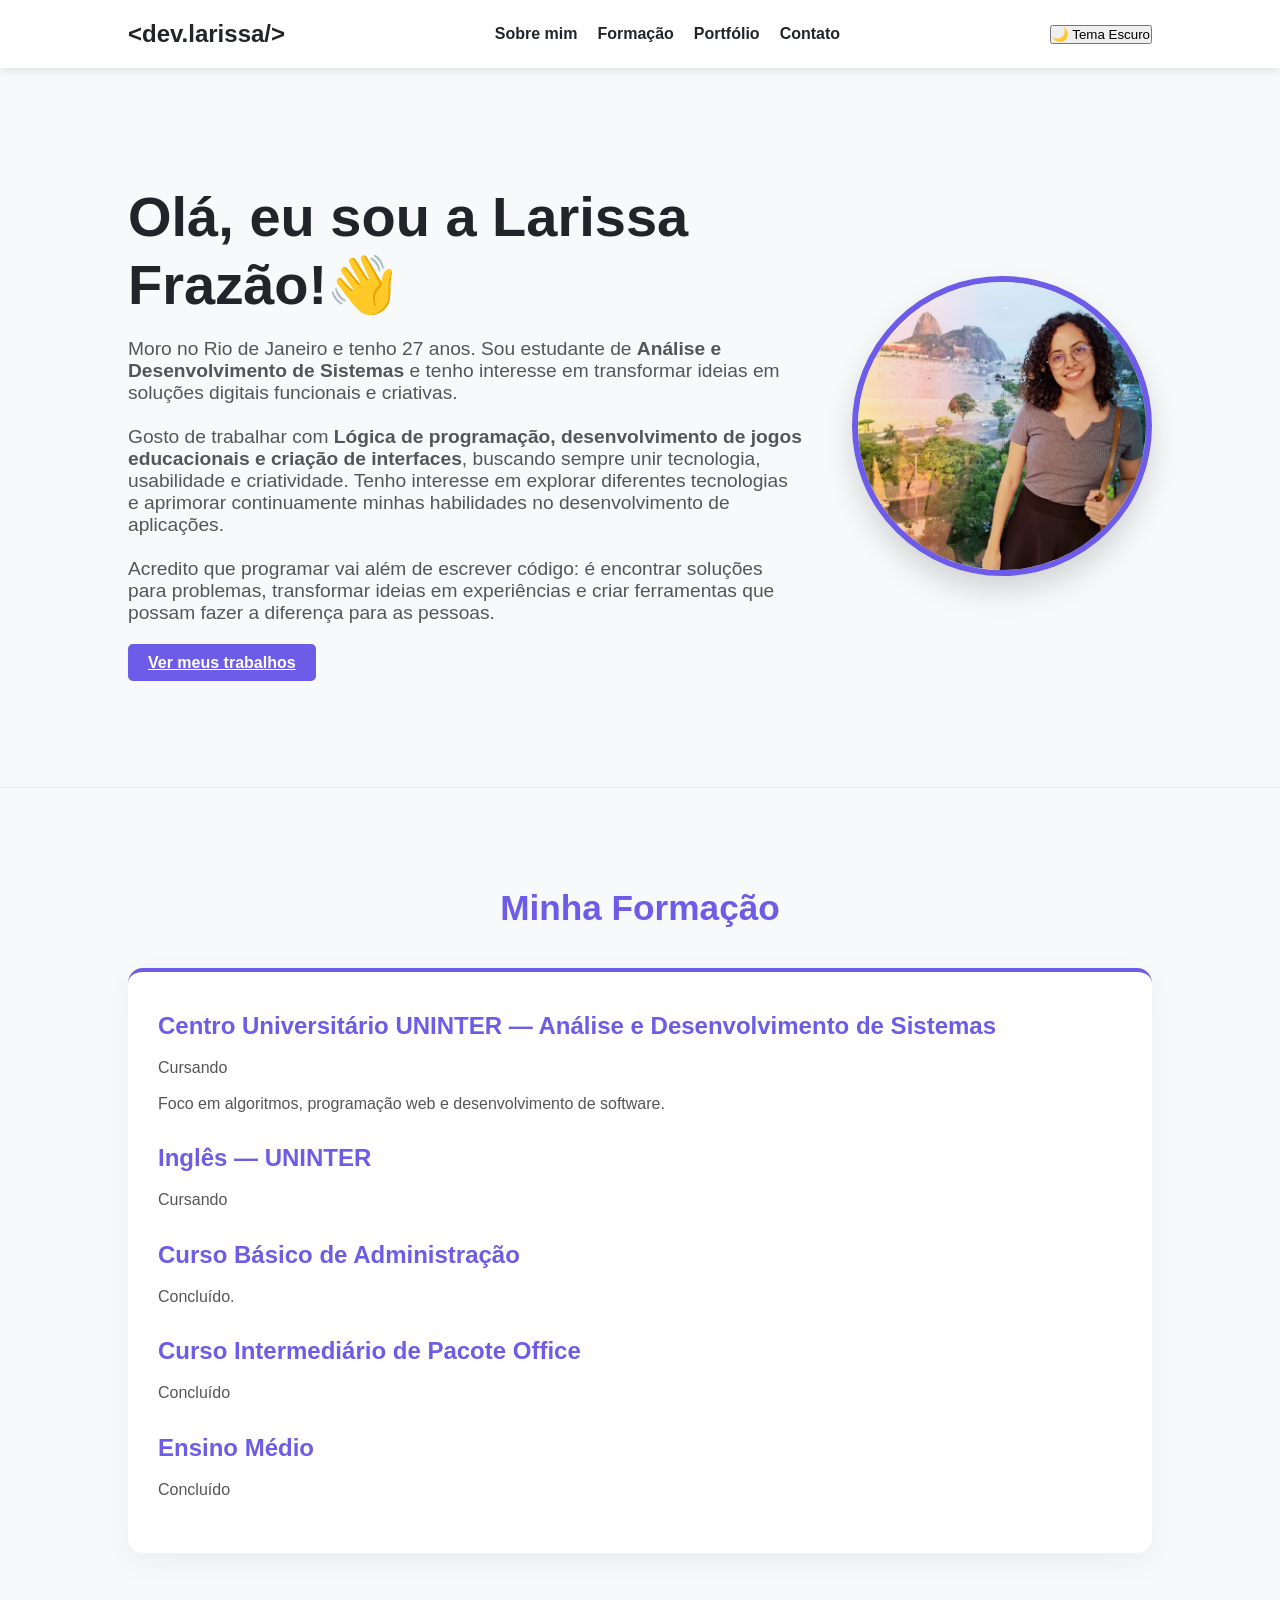
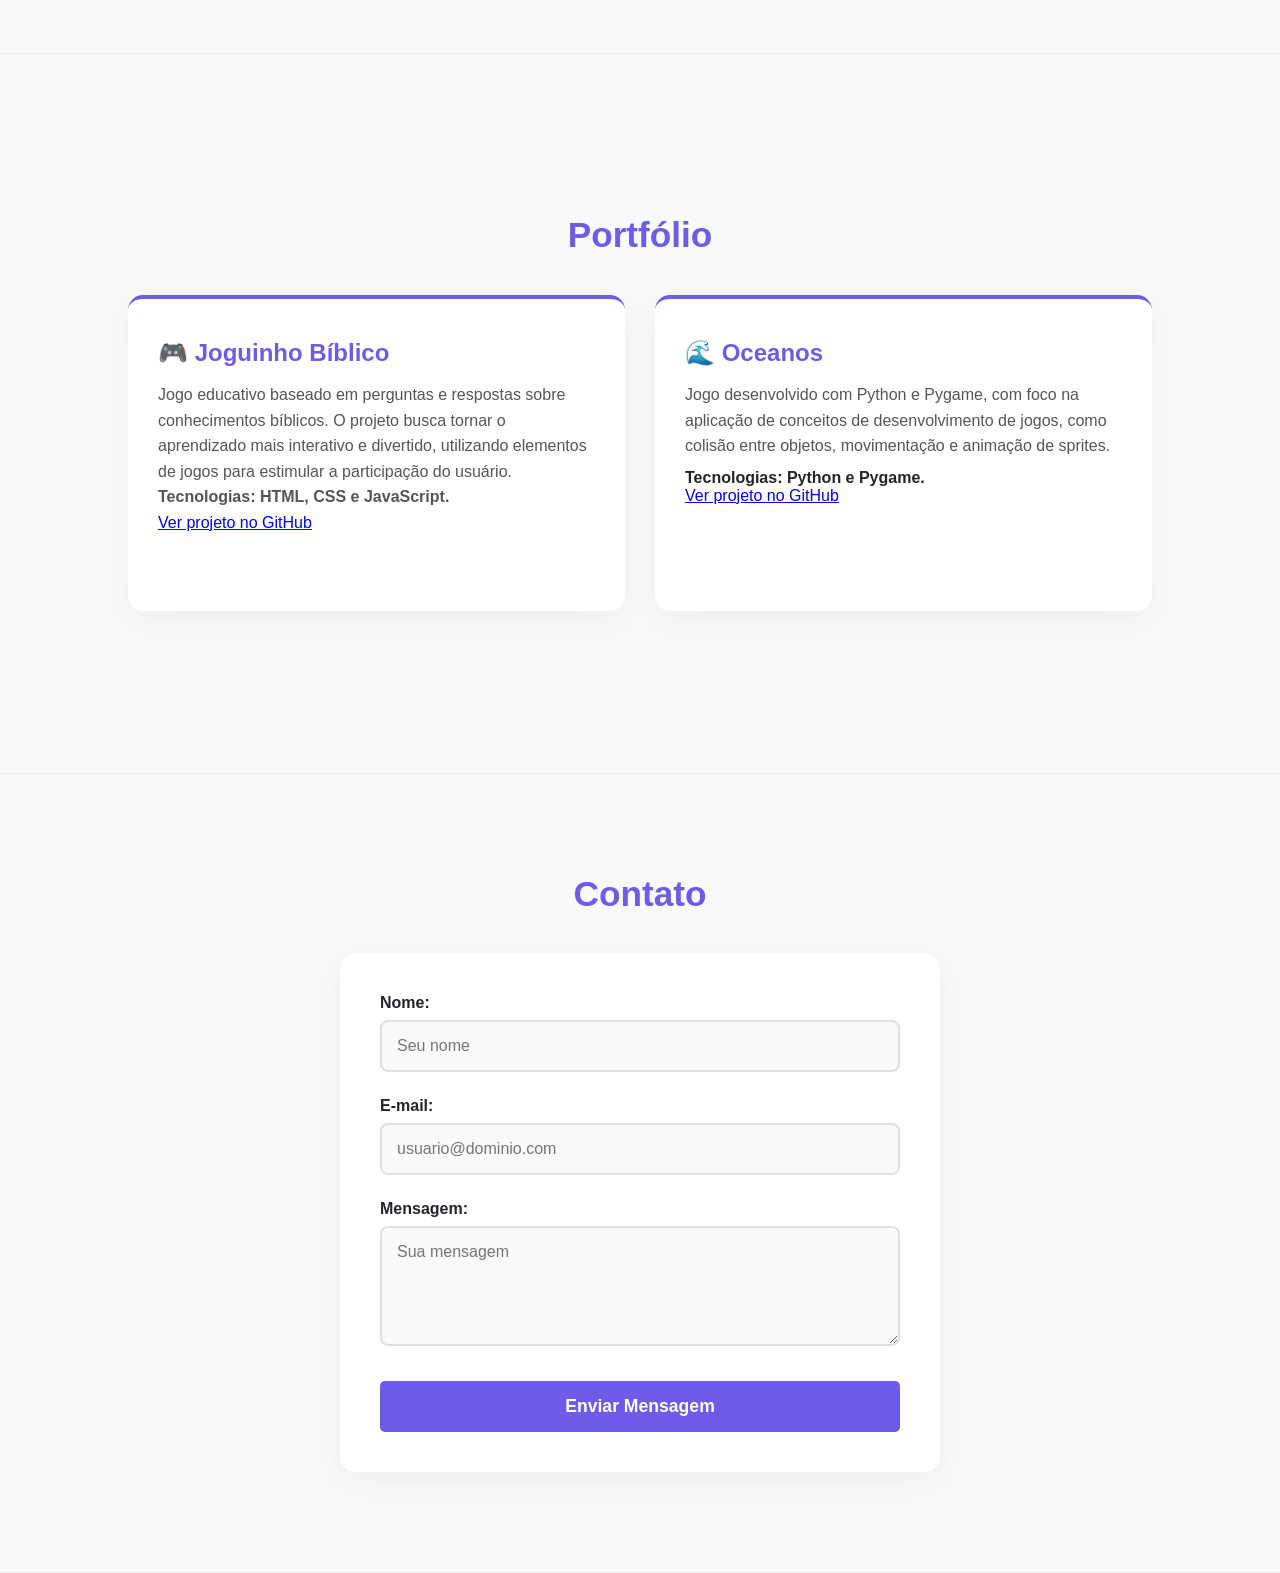
<file: index.html>
<!DOCTYPE html>
<html lang="pt-BR">
<head>
    <!-- Configurações básicas e link para o CSS -->
    <meta charset="UTF-8">
    <meta name="viewport" content="width=device-width, initial-scale=1.0">
    <title>Larissa | Portfólio</title>
    <link rel="stylesheet" href="style.css">
</head>
<body>
    <!-- Menu fixo no topo com navegação por âncoras -->
    <header>
        <nav>
            <h2>&lt;dev.larissa/&gt;</h2>
            <ul>
                <li><a href="#sobre">Sobre mim</a></li>
                <li><a href="#formacao">Formação</a></li>
                <li><a href="#portfolio">Portfólio</a></li>
                <li><a href="#contato">Contato</a></li>
            </ul>
            <button id="theme-toggle">🌙 Tema Escuro</button>
        </nav>
    </header>

    <main>
        <!-- Seção 1: Sobre mim -->
        <section id="sobre" class="hero">
            <div class="hero-text">
                <h1>Olá, eu sou a Larissa Frazão!👋</h1>
                <p>

Moro no Rio de Janeiro e tenho 27 anos. Sou estudante de <strong>Análise e Desenvolvimento de Sistemas</strong> e tenho interesse em transformar ideias em soluções digitais funcionais e criativas.<br>
<br>
Gosto de trabalhar com <strong>Lógica de programação, desenvolvimento de jogos educacionais e criação de interfaces</strong>, buscando sempre unir tecnologia, usabilidade e criatividade. Tenho interesse em explorar diferentes tecnologias e aprimorar continuamente minhas habilidades no desenvolvimento de aplicações.<br>
<br>
Acredito que programar vai além de escrever código: é encontrar soluções para problemas, transformar ideias em experiências e criar ferramentas que possam fazer a diferença para as pessoas.
</p>
                <!-- Botão opcional para chamar para a ação -->
                <a href="#portfolio" class="btn">Ver meus trabalhos</a>
            </div>
            <div class="hero-img">
                <!-- Coloque o nome do arquivo da sua foto no atributo src -->
                <img src="minhafoto.jpg" alt="Foto de Larissa" class="profile-pic">
            </div>
        </section>
       

        <!-- Seção 2: Formação (Novo) -->
        <section id="formacao">
            <h2>Minha Formação</h2>
            <div class="card">
                <h3>Centro Universitário UNINTER — Análise e Desenvolvimento de Sistemas</h3>
                <p>Cursando</p>
                <p>Foco em algoritmos, programação web e desenvolvimento de software.</p>
                <br>
                <h3>Inglês — UNINTER</h3>
                <p>Cursando</p>
                <br>
                <h3>Curso Básico de Administração</h3>
                <p>Concluído.</p>
                <br>
                <h3>Curso Intermediário de Pacote Office</h3>
                <p>Concluído</p>
                <br>
                <h3>Ensino Médio</h3>
                <p>Concluído</p>

            </div>
        </section>

        <!-- Seção 3: Portfólio -->
        <section id="portfolio">
            <h2>Portfólio</h2>
            <div class="grid">
                <div class="card">
                    <h3>🎮 Joguinho Bíblico</h3>
                    <p>Jogo educativo baseado em perguntas e respostas sobre conhecimentos bíblicos. O projeto busca tornar o aprendizado mais interativo e divertido, utilizando elementos de jogos para estimular a participação do usuário.
                        <br>             
<strong> Tecnologias: HTML, CSS e JavaScript.</strong> 
    <br>
    <a href="https://larissafrazao.github.io/Perguntas-B-blicas/" target="_blank">
    Ver projeto no GitHub<br>
</a>
<br>
</p>
                </div>
                <div class="card">
                    <h3>🌊 Oceanos</h3>
                    <p>Jogo desenvolvido com Python e Pygame, com foco na aplicação de conceitos de desenvolvimento de jogos, como colisão entre objetos, movimentação e animação de sprites.</p>
                    <strong>Tecnologias: Python e Pygame.</strong>
                    <br>
                    <a href="https://github.com/Larissafrazao/Oceanos"target="_blank">
    Ver projeto no GitHub<br>
</a>
                    <br>
                </div>
            </div>
        </section>

        <!-- Seção 4: Contato com Formulário -->
        <section id="contato">
            <h2>Contato</h2>
            <!-- Formulário para simulação de envio -->
            <form id="form-contato">
                <div class="input-group">
                    <label for="nome">Nome:</label>
                    <input type="text" id="nome" placeholder="Seu nome">
                </div>
                
                <div class="input-group">
                    <label for="email">E-mail:</label>
                    <input type="email" id="email" placeholder="usuario@dominio.com">
                </div>

                <div class="input-group">
                    <label for="mensagem">Mensagem:</label>
                    <textarea id="mensagem" rows="4" placeholder="Sua mensagem"></textarea>
                </div>

                <button type="submit" class="btn">Enviar Mensagem</button>
            </form>
        </section>
    </main>

    <!-- Conexão com o arquivo JavaScript -->
    <script src="script.js"></script>
</body>
</html>
</file>
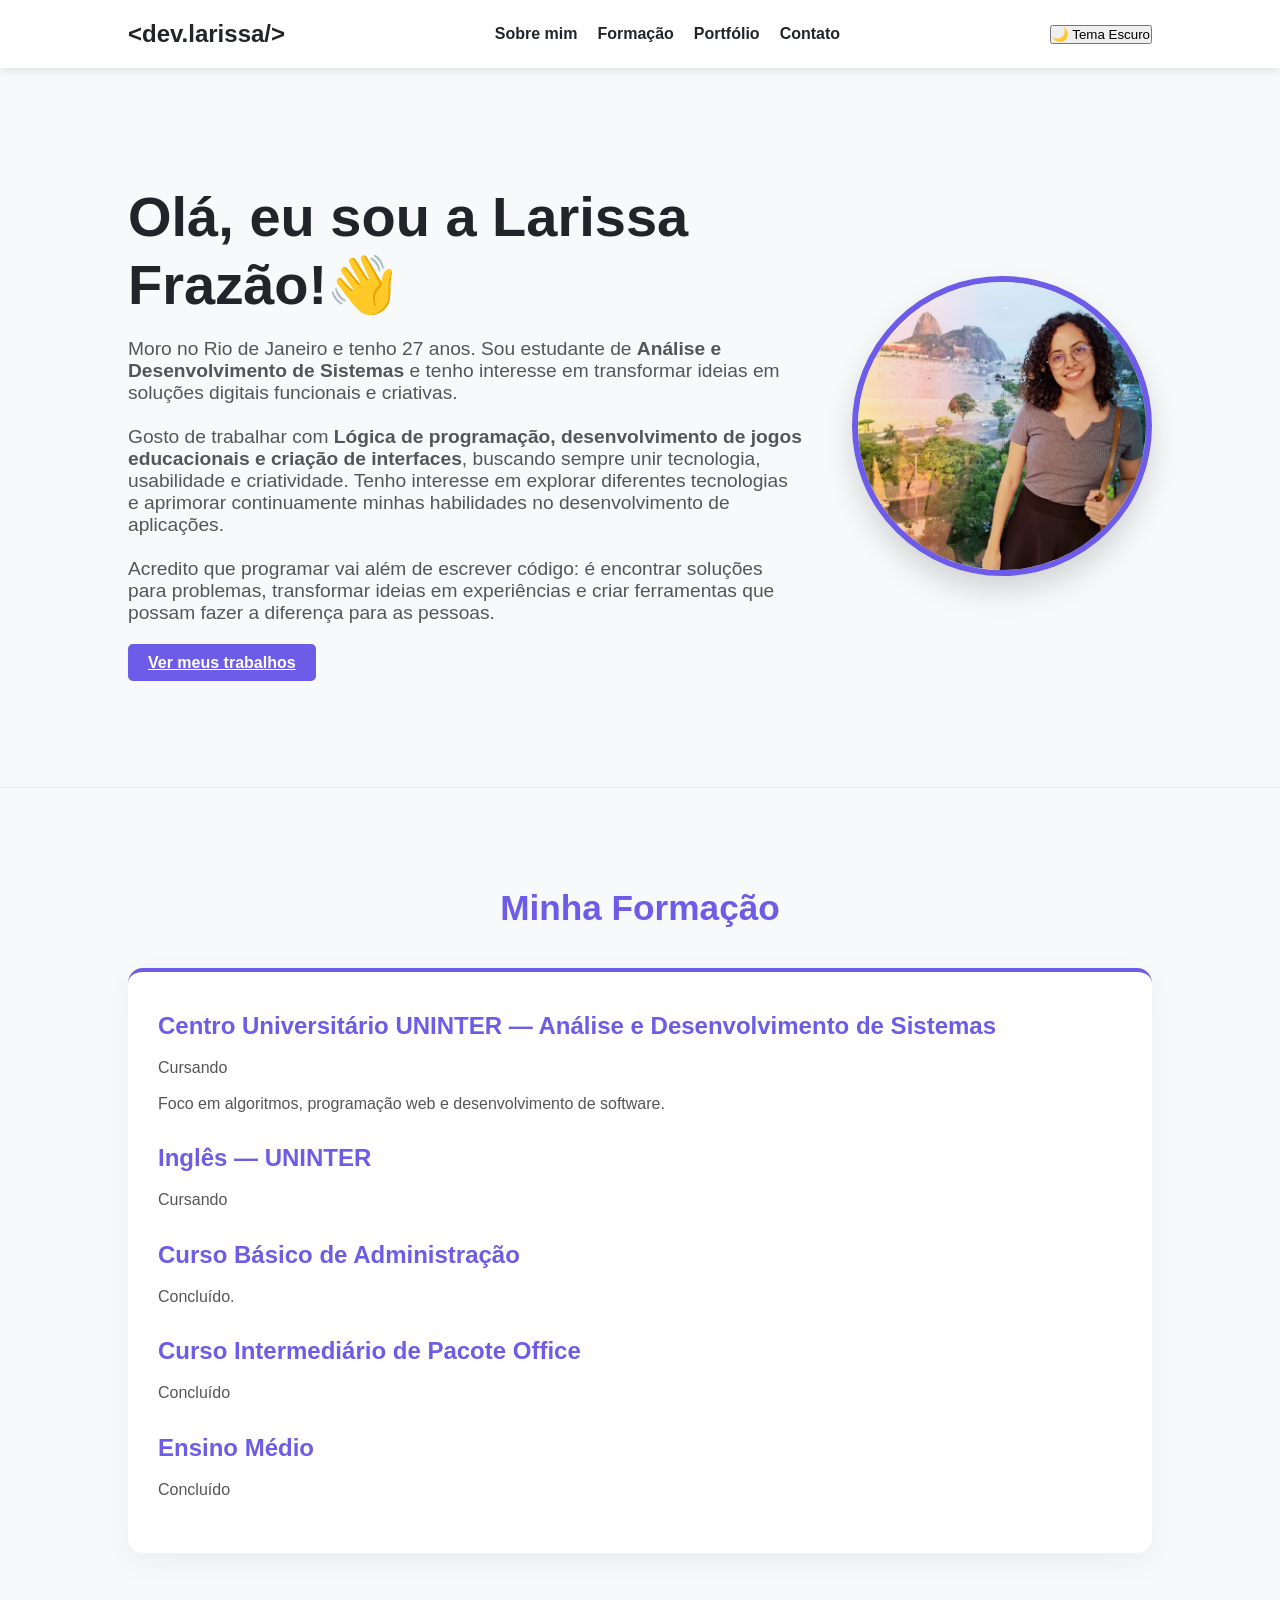
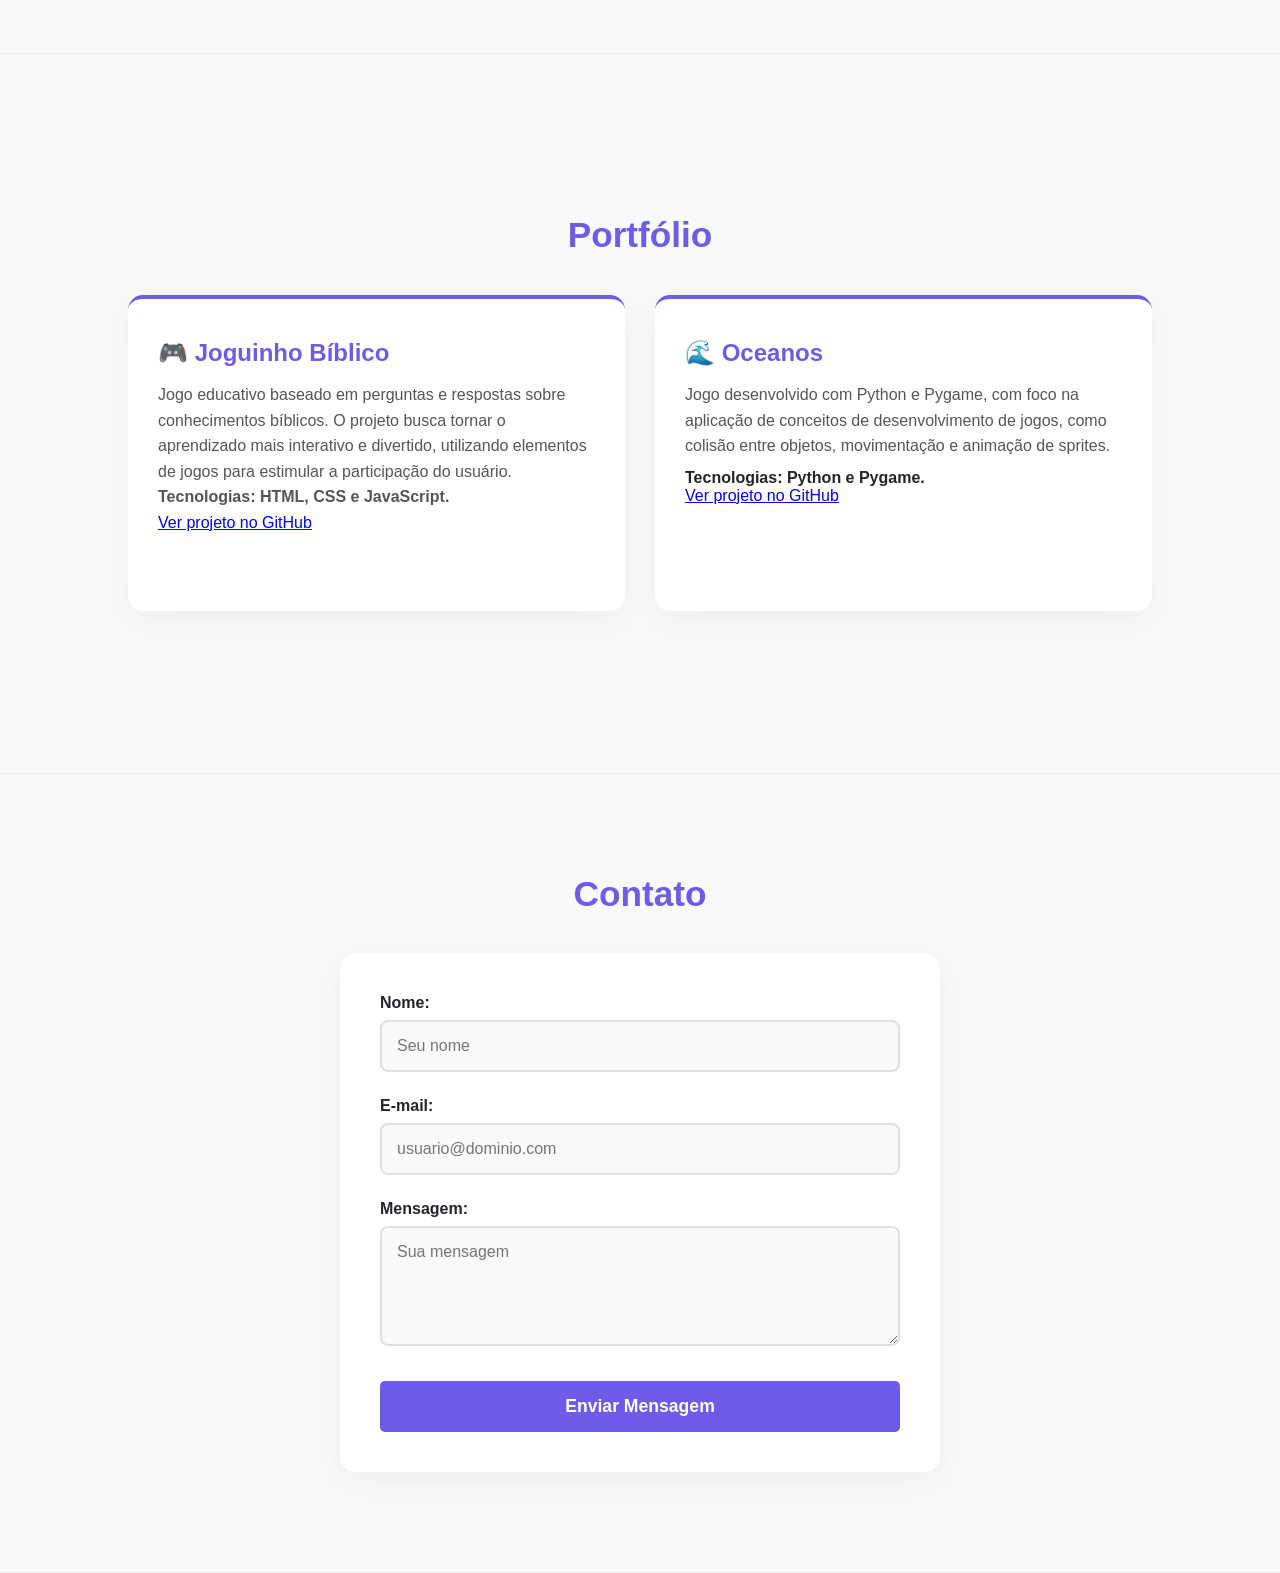
<file: OneDrive/Área de Trabalho/Portfólio pessoal/index.html>
<!DOCTYPE html>
<html lang="pt-BR">
<head>
    <!-- Configurações básicas e link para o CSS -->
    <meta charset="UTF-8">
    <meta name="viewport" content="width=device-width, initial-scale=1.0">
    <title>Larissa | Portfólio</title>
    <link rel="stylesheet" href="style.css">
</head>
<body>
    <!-- Menu fixo no topo com navegação por âncoras -->
    <header>
        <nav>
            <h2>&lt;dev.larissa/&gt;</h2>
            <ul>
                <li><a href="#sobre">Sobre mim</a></li>
                <li><a href="#formacao">Formação</a></li>
                <li><a href="#portfolio">Portfólio</a></li>
                <li><a href="#contato">Contato</a></li>
            </ul>
            <button id="theme-toggle">🌙 Tema Escuro</button>
        </nav>
    </header>

    <main>
        <!-- Seção 1: Sobre mim -->
        <section id="sobre" class="hero">
            <div class="hero-text">
                <h1>Olá, eu sou a Larissa Frazão!👋</h1>
                <p>

Moro no Rio de Janeiro e tenho 27 anos. Sou estudante de <strong>Análise e Desenvolvimento de Sistemas</strong> e tenho interesse em transformar ideias em soluções digitais funcionais e criativas.<br>
<br>
Gosto de trabalhar com <strong>Lógica de programação, desenvolvimento de jogos educacionais e criação de interfaces</strong>, buscando sempre unir tecnologia, usabilidade e criatividade. Tenho interesse em explorar diferentes tecnologias e aprimorar continuamente minhas habilidades no desenvolvimento de aplicações.<br>
<br>
Acredito que programar vai além de escrever código: é encontrar soluções para problemas, transformar ideias em experiências e criar ferramentas que possam fazer a diferença para as pessoas.
</p>
                <!-- Botão opcional para chamar para a ação -->
                <a href="#portfolio" class="btn">Ver meus trabalhos</a>
            </div>
            <div class="hero-img">
                <!-- Coloque o nome do arquivo da sua foto no atributo src -->
                <img src="minhafoto.jpg" alt="Foto de Larissa" class="profile-pic">
            </div>
        </section>
       

        <!-- Seção 2: Formação (Novo) -->
        <section id="formacao">
            <h2>Minha Formação</h2>
            <div class="card">
                <h3>Centro Universitário UNINTER — Análise e Desenvolvimento de Sistemas</h3>
                <p>Cursando</p>
                <p>Foco em algoritmos, programação web e desenvolvimento de software.</p>
                <br>
                <h3>Inglês — UNINTER</h3>
                <p>Cursando</p>
                <br>
                <h3>Curso Básico de Administração</h3>
                <p>Concluído.</p>
                <br>
                <h3>Curso Intermediário de Pacote Office</h3>
                <p>Concluído</p>
                <br>
                <h3>Ensino Médio</h3>
                <p>Concluído</p>

            </div>
        </section>

        <!-- Seção 3: Portfólio -->
        <section id="portfolio">
            <h2>Portfólio</h2>
            <div class="grid">
                <div class="card">
                    <h3>🎮 Joguinho Bíblico</h3>
                    <p>Jogo educativo baseado em perguntas e respostas sobre conhecimentos bíblicos. O projeto busca tornar o aprendizado mais interativo e divertido, utilizando elementos de jogos para estimular a participação do usuário.
                        <br>             
<strong> Tecnologias: HTML, CSS e JavaScript.</strong> 
    <br>
    <a href="https://larissafrazao.github.io/Perguntas-B-blicas/" target="_blank">
    Ver projeto no GitHub<br>
</a>
<br>
</p>
                </div>
                <div class="card">
                    <h3>🌊 Oceanos</h3>
                    <p>Jogo desenvolvido com Python e Pygame, com foco na aplicação de conceitos de desenvolvimento de jogos, como colisão entre objetos, movimentação e animação de sprites.</p>
                    <strong>Tecnologias: Python e Pygame.</strong>
                    <br>
                    <a href="https://github.com/Larissafrazao/Oceanos"target="_blank">
    Ver projeto no GitHub<br>
</a>
                    <br>
                </div>
            </div>
        </section>

        <!-- Seção 4: Contato com Formulário -->
        <section id="contato">
            <h2>Contato</h2>
            <!-- Formulário para simulação de envio -->
            <form id="form-contato">
                <div class="input-group">
                    <label for="nome">Nome:</label>
                    <input type="text" id="nome" placeholder="Seu nome">
                </div>
                
                <div class="input-group">
                    <label for="email">E-mail:</label>
                    <input type="email" id="email" placeholder="usuario@dominio.com">
                </div>

                <div class="input-group">
                    <label for="mensagem">Mensagem:</label>
                    <textarea id="mensagem" rows="4" placeholder="Sua mensagem"></textarea>
                </div>

                <button type="submit" class="btn">Enviar Mensagem</button>
            </form>
        </section>
    </main>

    <!-- Conexão com o arquivo JavaScript -->
    <script src="script.js"></script>
</body>
</html>
</file>
<file: style.css>
/* Variáveis de tema */
:root {
    --bg-color: #f8f9fa;
    --text-color: #212529;
    --primary-color: #6c5ce7;
    --card-bg: #ffffff;
    --transition: 0.3s ease;
}

/* Classe aplicada via JS para tema escuro */
.dark-mode {
    --bg-color: #121212;
    --text-color: #f1f1f1;
    --card-bg: #1e1e1e;
}

* {
    margin: 0;
    padding: 0;
    box-sizing: border-box;
    font-family: Arial, sans-serif;
}

body {
    background-color: var(--bg-color);
    color: var(--text-color);
    transition: background-color var(--transition);
    scroll-behavior: smooth; /* Animação suave para as âncoras */
}

/* Estilo do Menu */
header nav {
    display: flex;
    justify-content: space-between;
    align-items: center;
    padding: 20px 10%;
    background: var(--card-bg);
    position: sticky;
    top: 0;
    box-shadow: 0 2px 10px rgba(0,0,0,0.1);
}

nav ul {
    list-style: none;
    display: flex;
    gap: 20px;
}

nav a {
    text-decoration: none;
    color: var(--text-color);
    font-weight: bold;
}

/* Estilo do Botão e Inputs */
.btn {
    background: var(--primary-color);
    color: white;
    padding: 10px 20px;
    border: none;
    border-radius: 5px;
    cursor: pointer;
    font-weight: bold;
}

/* Layout Geral das Seções - Mais espaçosas e modernas */
section {
    /* Aumentamos o padding de 60px para 100px em cima e embaixo */
    padding: 100px 10%; 
    /* Altura mínima garante que cada seção ocupe um bom espaço da tela */
    min-height: 80vh; 
    display: flex;
    flex-direction: column;
    justify-content: center;
    border-bottom: 1px solid rgba(0, 0, 0, 0.05); /* Linha mais suave */
}

/* Centralizando os títulos das seções */
section > h2 {
    text-align: center;
    font-size: 2.2rem;
    margin-bottom: 40px;
    color: var(--primary-color);
}

/* Novo Layout da Seção Hero (Sobre mim) */
.hero {
    flex-direction: row; /* Coloca texto e imagem lado a lado */
    align-items: center;
    justify-content: space-between;
    gap: 50px; /* Espaço entre o texto e a foto */
    text-align: left;
}

.hero-text {
    flex: 1; /* Ocupa o espaço disponível */
}

.hero-text h1 {
    font-size: 3.5rem; /* Título maior e mais impactante */
    margin-bottom: 20px;
    line-height: 1.2;
}

.hero-text p {
    font-size: 1.2rem;
    margin-bottom: 30px;
    color: #555;
}

/* Modo escuro para o parágrafo (Ajuste automático de cor) */
.dark-mode .hero-text p {
    color: #ccc;
}

/* Estilo da Foto de Perfil (Moldura Redonda) */
.profile-pic {
    width: 300px;
    height: 300px;
    border-radius: 50%; /* Faz a imagem ficar redonda */
    object-fit: cover; /* Garante que a foto não fique esticada ou achatada */
    border: 6px solid var(--primary-color); /* Borda grossa com a cor principal */
    box-shadow: 0 15px 30px rgba(0, 0, 0, 0.15); /* Sombra moderna */
    transition: transform 0.4s ease; /* Animação suave */
}

/* Efeito ao passar o mouse na foto */
.profile-pic:hover {
    transform: scale(1.05); /* Aumenta a foto de leve */
}

/* Responsividade: Para telas menores (Celulares) */
@media (max-width: 768px) {
    .hero {
        flex-direction: column-reverse; /* Foto fica em cima do texto no celular */
        text-align: center;
        padding-top: 120px; /* Compensa o tamanho do menu fixo */
    }
    .profile-pic {
        width: 220px;
        height: 220px;
    }
    .hero-text h1 {
        font-size: 2.5rem;
    }
}
/* =========================================
   ESTILOS DOS CARDS (Formação e Portfólio)
   ========================================= */
.grid {
    display: grid;
    /* Mágica do Grid: cria colunas responsivas automaticamente */
    grid-template-columns: repeat(auto-fit, minmax(300px, 1fr));
    gap: 30px;
    width: 100%;
    max-width: 1200px;
    margin: 0 auto;
}

.card {
    background: var(--card-bg);
    padding: 40px 30px;
    border-radius: 15px;
    box-shadow: 0 10px 30px rgba(0, 0, 0, 0.05); /* Sombra suave */
    transition: transform 0.3s ease, box-shadow 0.3s ease;
    text-align: left;
    border-top: 4px solid var(--primary-color); /* Detalhe de cor no topo */
}

/* Efeito ao passar o mouse no card */
.card:hover {
    transform: translateY(-10px);
    box-shadow: 0 15px 40px rgba(0, 0, 0, 0.1);
}

.card h3 {
    color: var(--primary-color);
    margin-bottom: 15px;
    font-size: 1.5rem;
}

.card p {
    margin-bottom: 10px;
    color: #555;
    line-height: 1.6;
}

/* Ajuste de cor para o texto no Modo Escuro */
.dark-mode .card p {
    color: #ccc;
}

/* Estilo específico para a lista de cursos na Formação */
.lista-cursos {
    list-style-type: none;
    padding-top: 10px;
}

.lista-cursos li {
    padding: 12px 0;
    border-bottom: 1px solid rgba(0, 0, 0, 0.05);
    color: var(--text-color);
}

.lista-cursos li:last-child {
    border-bottom: none; /* Tira a linha do último item */
}

.dark-mode .lista-cursos li {
    border-bottom: 1px solid rgba(255, 255, 255, 0.05);
}
/*
   ESTILOS DO FORMULÁRIO (Contato)
   ========================================= */
#contato {
    align-items: center; /* Centraliza o formulário na tela */
}

form {
    width: 100%;
    max-width: 600px;
    background: var(--card-bg);
    padding: 40px;
    border-radius: 15px;
    box-shadow: 0 10px 30px rgba(0, 0, 0, 0.05);
}

.input-group {
    display: flex;
    flex-direction: column;
    margin-bottom: 25px;
    text-align: left;
}

.input-group label {
    margin-bottom: 8px;
    font-weight: bold;
    color: var(--text-color);
}

input, textarea {
    padding: 15px;
    border: 2px solid rgba(0, 0, 0, 0.1);
    border-radius: 8px;
    background-color: var(--bg-color);
    color: var(--text-color);
    font-size: 1rem;
    transition: var(--transition);
    font-family: inherit;
}

textarea {
    resize: vertical; /* Permite aumentar apenas para baixo, não para os lados */
    min-height: 120px;
}

/* Efeito ao clicar no campo (Foco) */
input:focus, textarea:focus {
    border-color: var(--primary-color);
    outline: none;
    box-shadow: 0 0 0 3px rgba(108, 92, 231, 0.2); /* Brilho ao redor do input */
}

/* Bordas suaves no Modo Escuro */
.dark-mode input, .dark-mode textarea {
    border-color: rgba(255, 255, 255, 0.1);
}

/* Ajuste no botão dentro do formulário para ficar grandão */
form .btn {
    width: 100%;
    padding: 15px;
    font-size: 1.1rem;
    margin-top: 10px;
}
</file>
<file: OneDrive/Área de Trabalho/Portfólio pessoal/style.css>
/* Variáveis de tema */
:root {
    --bg-color: #f8f9fa;
    --text-color: #212529;
    --primary-color: #6c5ce7;
    --card-bg: #ffffff;
    --transition: 0.3s ease;
}

/* Classe aplicada via JS para tema escuro */
.dark-mode {
    --bg-color: #121212;
    --text-color: #f1f1f1;
    --card-bg: #1e1e1e;
}

* {
    margin: 0;
    padding: 0;
    box-sizing: border-box;
    font-family: Arial, sans-serif;
}

body {
    background-color: var(--bg-color);
    color: var(--text-color);
    transition: background-color var(--transition);
    scroll-behavior: smooth; /* Animação suave para as âncoras */
}

/* Estilo do Menu */
header nav {
    display: flex;
    justify-content: space-between;
    align-items: center;
    padding: 20px 10%;
    background: var(--card-bg);
    position: sticky;
    top: 0;
    box-shadow: 0 2px 10px rgba(0,0,0,0.1);
}

nav ul {
    list-style: none;
    display: flex;
    gap: 20px;
}

nav a {
    text-decoration: none;
    color: var(--text-color);
    font-weight: bold;
}

/* Estilo do Botão e Inputs */
.btn {
    background: var(--primary-color);
    color: white;
    padding: 10px 20px;
    border: none;
    border-radius: 5px;
    cursor: pointer;
    font-weight: bold;
}

/* Layout Geral das Seções - Mais espaçosas e modernas */
section {
    /* Aumentamos o padding de 60px para 100px em cima e embaixo */
    padding: 100px 10%; 
    /* Altura mínima garante que cada seção ocupe um bom espaço da tela */
    min-height: 80vh; 
    display: flex;
    flex-direction: column;
    justify-content: center;
    border-bottom: 1px solid rgba(0, 0, 0, 0.05); /* Linha mais suave */
}

/* Centralizando os títulos das seções */
section > h2 {
    text-align: center;
    font-size: 2.2rem;
    margin-bottom: 40px;
    color: var(--primary-color);
}

/* Novo Layout da Seção Hero (Sobre mim) */
.hero {
    flex-direction: row; /* Coloca texto e imagem lado a lado */
    align-items: center;
    justify-content: space-between;
    gap: 50px; /* Espaço entre o texto e a foto */
    text-align: left;
}

.hero-text {
    flex: 1; /* Ocupa o espaço disponível */
}

.hero-text h1 {
    font-size: 3.5rem; /* Título maior e mais impactante */
    margin-bottom: 20px;
    line-height: 1.2;
}

.hero-text p {
    font-size: 1.2rem;
    margin-bottom: 30px;
    color: #555;
}

/* Modo escuro para o parágrafo (Ajuste automático de cor) */
.dark-mode .hero-text p {
    color: #ccc;
}

/* Estilo da Foto de Perfil (Moldura Redonda) */
.profile-pic {
    width: 300px;
    height: 300px;
    border-radius: 50%; /* Faz a imagem ficar redonda */
    object-fit: cover; /* Garante que a foto não fique esticada ou achatada */
    border: 6px solid var(--primary-color); /* Borda grossa com a cor principal */
    box-shadow: 0 15px 30px rgba(0, 0, 0, 0.15); /* Sombra moderna */
    transition: transform 0.4s ease; /* Animação suave */
}

/* Efeito ao passar o mouse na foto */
.profile-pic:hover {
    transform: scale(1.05); /* Aumenta a foto de leve */
}

/* Responsividade: Para telas menores (Celulares) */
@media (max-width: 768px) {
    .hero {
        flex-direction: column-reverse; /* Foto fica em cima do texto no celular */
        text-align: center;
        padding-top: 120px; /* Compensa o tamanho do menu fixo */
    }
    .profile-pic {
        width: 220px;
        height: 220px;
    }
    .hero-text h1 {
        font-size: 2.5rem;
    }
}
/* =========================================
   ESTILOS DOS CARDS (Formação e Portfólio)
   ========================================= */
.grid {
    display: grid;
    /* Mágica do Grid: cria colunas responsivas automaticamente */
    grid-template-columns: repeat(auto-fit, minmax(300px, 1fr));
    gap: 30px;
    width: 100%;
    max-width: 1200px;
    margin: 0 auto;
}

.card {
    background: var(--card-bg);
    padding: 40px 30px;
    border-radius: 15px;
    box-shadow: 0 10px 30px rgba(0, 0, 0, 0.05); /* Sombra suave */
    transition: transform 0.3s ease, box-shadow 0.3s ease;
    text-align: left;
    border-top: 4px solid var(--primary-color); /* Detalhe de cor no topo */
}

/* Efeito ao passar o mouse no card */
.card:hover {
    transform: translateY(-10px);
    box-shadow: 0 15px 40px rgba(0, 0, 0, 0.1);
}

.card h3 {
    color: var(--primary-color);
    margin-bottom: 15px;
    font-size: 1.5rem;
}

.card p {
    margin-bottom: 10px;
    color: #555;
    line-height: 1.6;
}

/* Ajuste de cor para o texto no Modo Escuro */
.dark-mode .card p {
    color: #ccc;
}

/* Estilo específico para a lista de cursos na Formação */
.lista-cursos {
    list-style-type: none;
    padding-top: 10px;
}

.lista-cursos li {
    padding: 12px 0;
    border-bottom: 1px solid rgba(0, 0, 0, 0.05);
    color: var(--text-color);
}

.lista-cursos li:last-child {
    border-bottom: none; /* Tira a linha do último item */
}

.dark-mode .lista-cursos li {
    border-bottom: 1px solid rgba(255, 255, 255, 0.05);
}
/*
   ESTILOS DO FORMULÁRIO (Contato)
   ========================================= */
#contato {
    align-items: center; /* Centraliza o formulário na tela */
}

form {
    width: 100%;
    max-width: 600px;
    background: var(--card-bg);
    padding: 40px;
    border-radius: 15px;
    box-shadow: 0 10px 30px rgba(0, 0, 0, 0.05);
}

.input-group {
    display: flex;
    flex-direction: column;
    margin-bottom: 25px;
    text-align: left;
}

.input-group label {
    margin-bottom: 8px;
    font-weight: bold;
    color: var(--text-color);
}

input, textarea {
    padding: 15px;
    border: 2px solid rgba(0, 0, 0, 0.1);
    border-radius: 8px;
    background-color: var(--bg-color);
    color: var(--text-color);
    font-size: 1rem;
    transition: var(--transition);
    font-family: inherit;
}

textarea {
    resize: vertical; /* Permite aumentar apenas para baixo, não para os lados */
    min-height: 120px;
}

/* Efeito ao clicar no campo (Foco) */
input:focus, textarea:focus {
    border-color: var(--primary-color);
    outline: none;
    box-shadow: 0 0 0 3px rgba(108, 92, 231, 0.2); /* Brilho ao redor do input */
}

/* Bordas suaves no Modo Escuro */
.dark-mode input, .dark-mode textarea {
    border-color: rgba(255, 255, 255, 0.1);
}

/* Ajuste no botão dentro do formulário para ficar grandão */
form .btn {
    width: 100%;
    padding: 15px;
    font-size: 1.1rem;
    margin-top: 10px;
}
</file>
